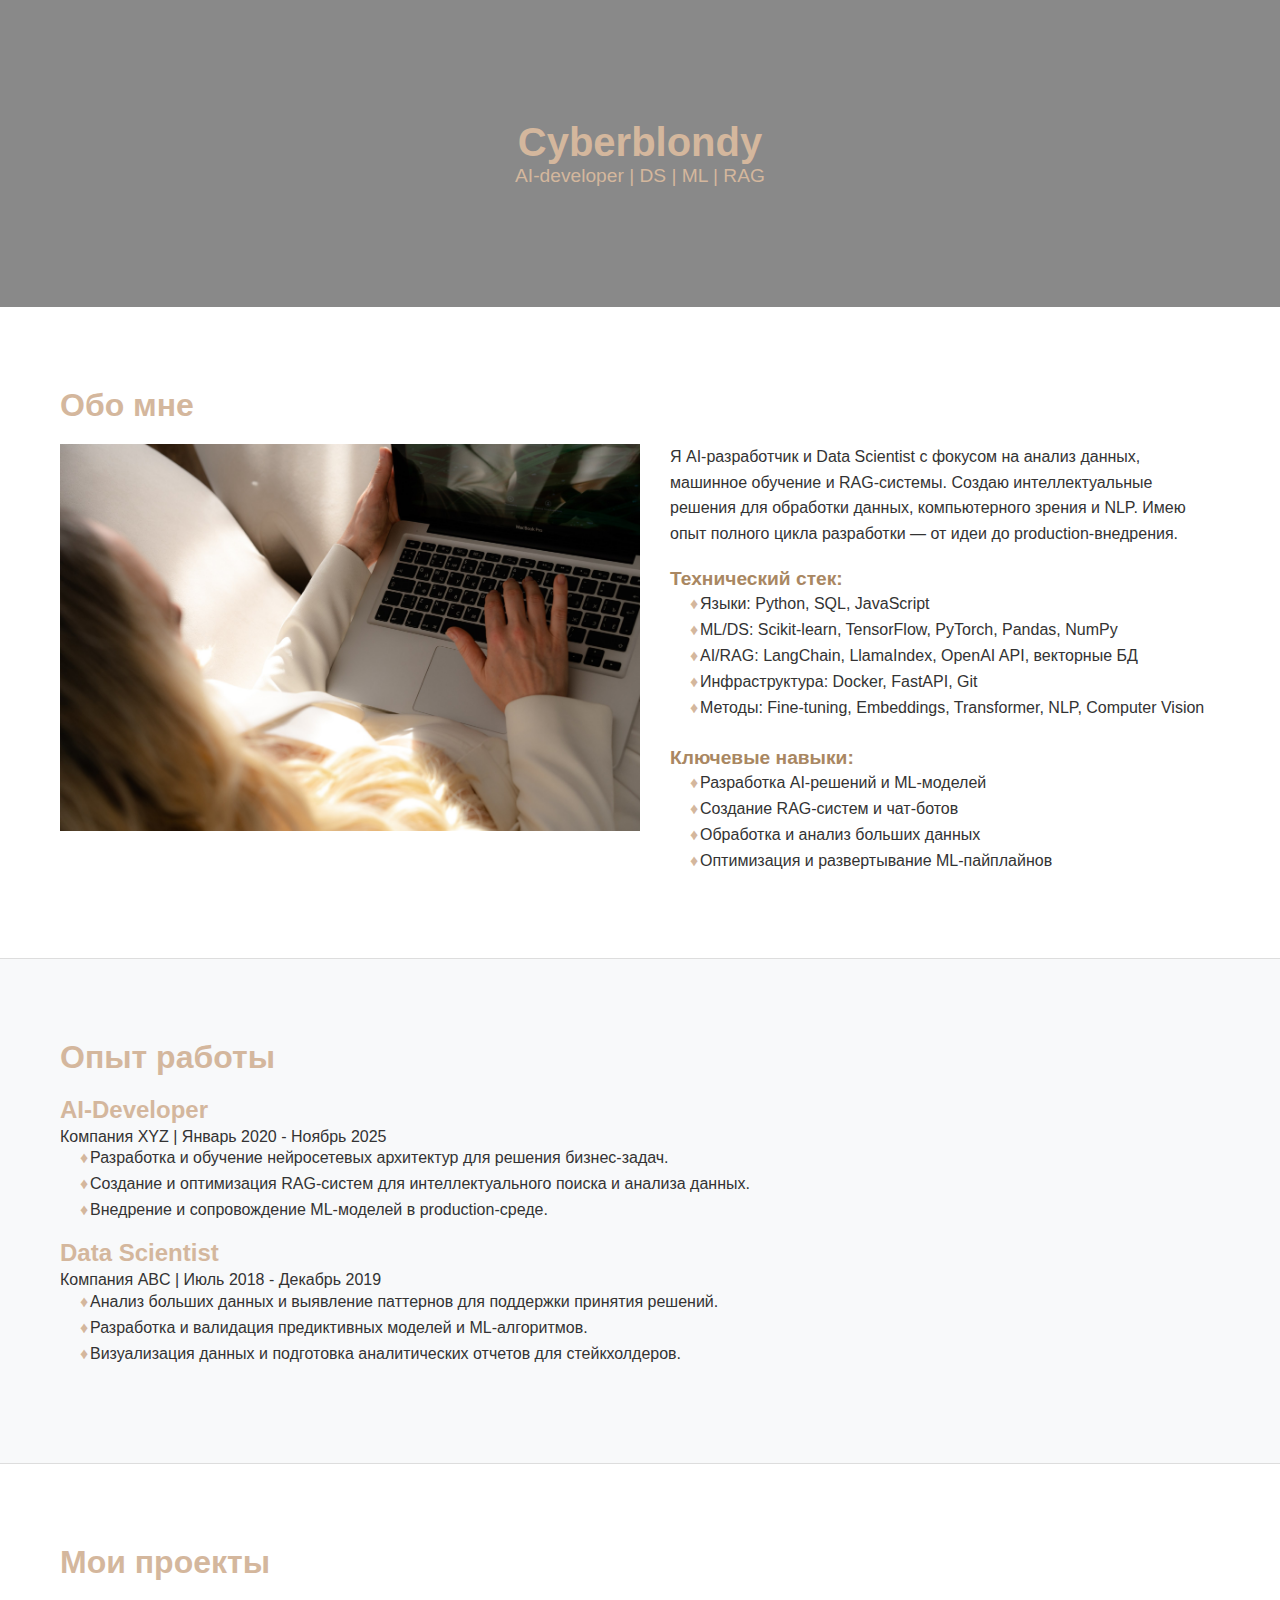
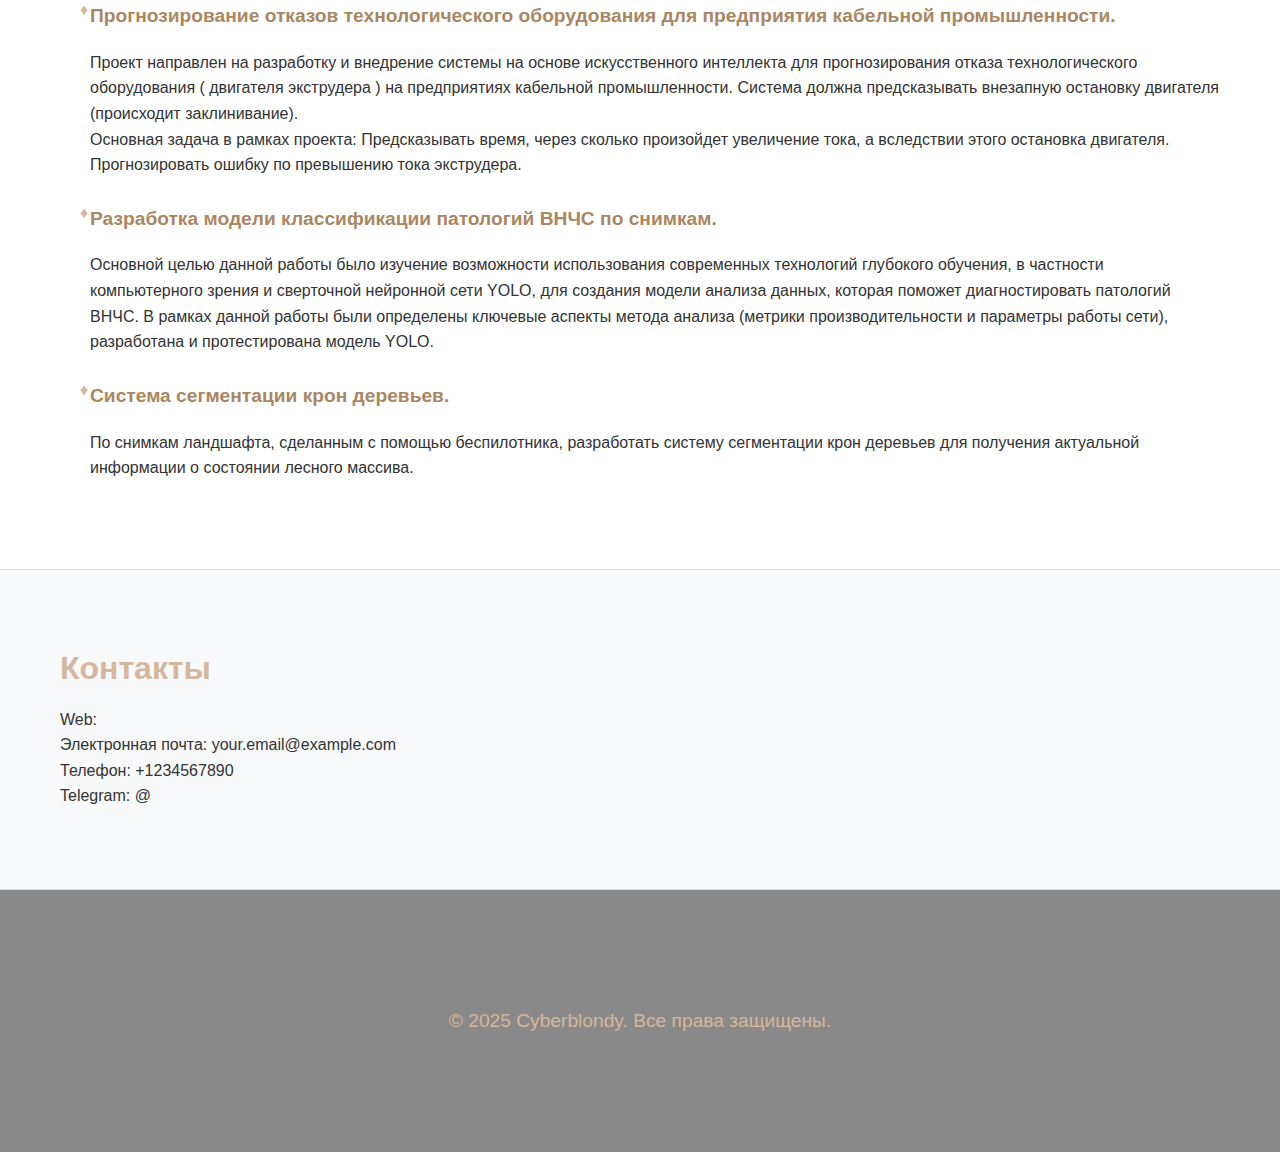
<file: index.html>
<!DOCTYPE html>
<html lang="ru">
<head>
    <meta charset="UTF-8">
    <meta name="viewport" content="width=device-width, initial-scale=1.0">
    <title>Cyberblondy- AI-developer</title>
    <link rel="stylesheet" href="main.css">
    
    <!-- Favicon -->
    <!-- Базовый favicon -->
    <link rel="icon" type="image/x-icon" href="favicon1.ico">
</head>
<body>
    <header>
        <div class="container">
            <h1>Cyberblondy</h1>
            <p>AI-developer | DS | ML | RAG </p>
        </div>
    </header>
   <section id="about">
        <div class="container">
            <h2>Обо мне</h2>
            
            <div style="display: flex; align-items: flex-start; gap: 30px; margin-top: 20px;">
                <img src="IMG_8645.JPG" alt="Фото Cybe" style="width: 50%; height: 100%; object-fit: cover;">
                <div style="flex: 1;">

            <p> Я AI-разработчик и Data Scientist с фокусом на анализ данных, машинное обучение и RAG-системы. Создаю интеллектуальные решения для обработки данных, компьютерного зрения и NLP. Имею опыт полного цикла разработки — от идеи до production-внедрения.</p><br>
           
                 <p><strong class="highlight">Технический стек:</strong><p>
                <ul>
                    <li>Языки: Python, SQL, JavaScript</li>

                    <li>ML/DS: Scikit-learn, TensorFlow, PyTorch, Pandas, NumPy</li>

                    <li>AI/RAG: LangChain, LlamaIndex, OpenAI API, векторные БД</li>

                    <li>Инфраструктура: Docker, FastAPI, Git</li>

                    <li>Методы: Fine-tuning, Embeddings, Transformer, NLP, Computer Vision</li><br>
                </ul>
                
                <p><strong class="highlight">Ключевые навыки:</strong></p>
                <ul>
                    <li>Разработка AI-решений и ML-моделей</li>

                    <li>Создание RAG-систем и чат-ботов</li>

                    <li>Обработка и анализ больших данных</li>

                    <li>Оптимизация и развертывание ML-пайплайнов</li>
                </ul>
        </div>
    </section>
    <section id="experience">
        <div class="container">
            <h2>Опыт работы</h2>
            <div class="job">
                <h3>AI-Developer</h3>
                <p>Компания XYZ | Январь 2020 - Ноябрь 2025</p>
                <ul>
                    <li>Разработка и обучение нейросетевых архитектур для решения бизнес-задач.</li>
                    <li>Создание и оптимизация RAG-систем для интеллектуального поиска и анализа данных.</li>
                    <li>Внедрение и сопровождение ML-моделей в production-среде.</li>
                </ul>
            </div>
            <div class="job">
                <h3>Data Scientist</h3>
                <p>Компания ABC | Июль 2018 - Декабрь 2019</p>
                <ul>
                    <li>Анализ больших данных и выявление паттернов для поддержки принятия решений.</li>
                    <li>Разработка и валидация предиктивных моделей и ML-алгоритмов.</li>
                    <li>Визуализация данных и подготовка аналитических отчетов для стейкхолдеров.</li>
                </ul>
            </div>
        </div>
    </section>
    <section id="projects">
        <div class="container">
            <h2>Мои проекты</h2>
             <ul>
                <li>
                    <p><strong class="highlight">Прогнозирование отказов технологического оборудования  для предприятия кабельной промышленности.</strong></p> <br>
                    <p>Проект направлен на разработку и внедрение системы на основе искусственного интеллекта для прогнозирования отказа технологического оборудования ( двигателя экструдера ) на предприятиях кабельной промышленности. Система должна предсказывать внезапную остановку двигателя (происходит заклинивание).</p>
                    <p>Основная задача в рамках проекта: Предсказывать время, через сколько произойдет увеличение тока, а вследствии этого остановка двигателя. Прогнозировать ошибку по превышению тока экструдера.</p><br>
                </li>
                <li>
                    <p><strong class="highlight">Разработка модели классификации патологий ВНЧС по снимкам.</strong></p> <br>
                    <p>Основной целью данной работы было изучение возможности использования современных технологий глубокого обучения, в частности компьютерного зрения и сверточной нейронной сети YOLO, для создания модели анализа данных, которая поможет диагностировать патологий ВНЧС. В рамках данной работы были определены ключевые аспекты метода анализа (метрики производительности и параметры работы сети), разработана и протестирована модель YOLO.</p><br>
                </li>
                <li>
                    <p><strong class="highlight">Система сегментации крон деревьев.</strong></p><br>
                    <p>По снимкам ландшафта, сделанным с помощью беспилотника, разработать систему сегментации крон деревьев для получения актуальной информации о состоянии лесного массива.</p>
                </li>

            </ul>


</div>
    </section>
    <section id="contact">
        <div class="container">
            <h2>Контакты</h2>
            <p>Web:</p>
            <p>Электронная почта: your.email@example.com</p>
            <p>Телефон: +1234567890</p>
            <p>Telegram: @</p>
        </div>
    </section>
    <footer>
        <div class="container">
            <p>&copy; 2025 Cyberblondy. Все права защищены.</p>
        </div>
    </footer>
</body>
</html>
</file>
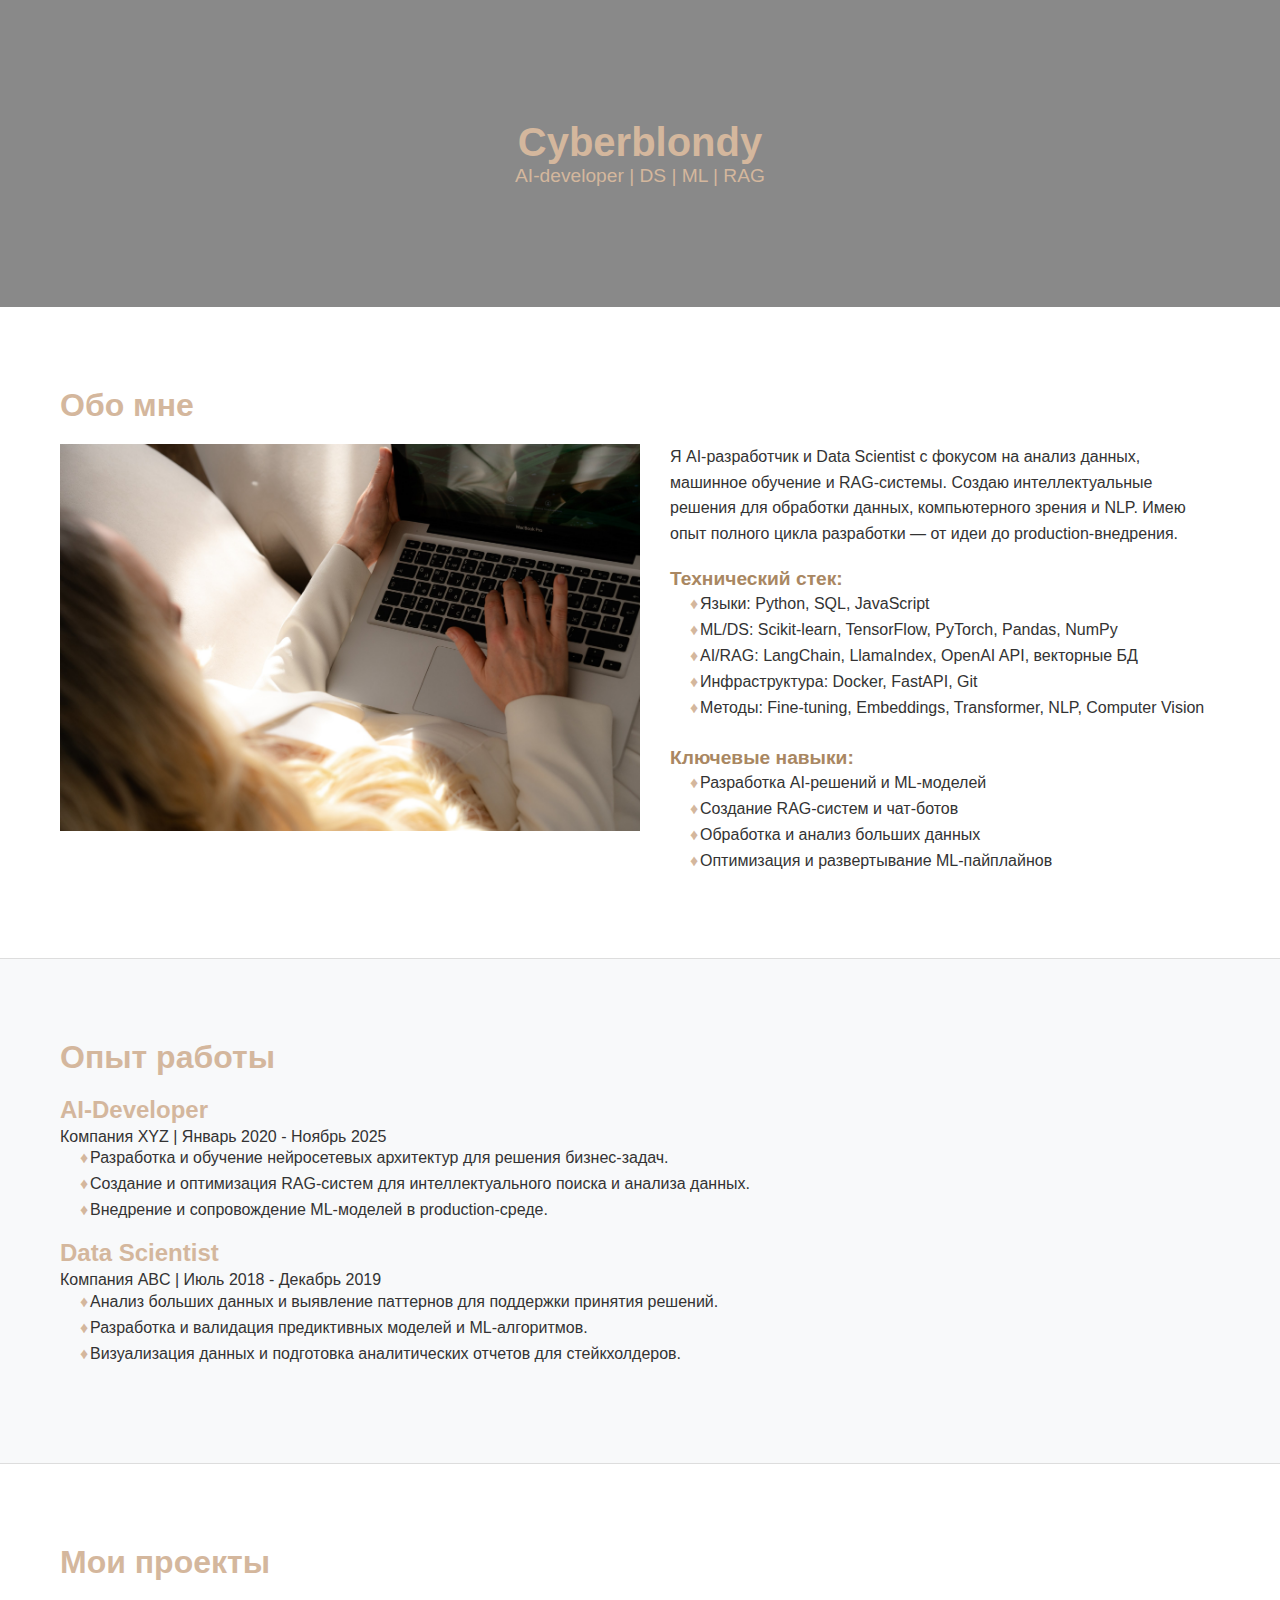
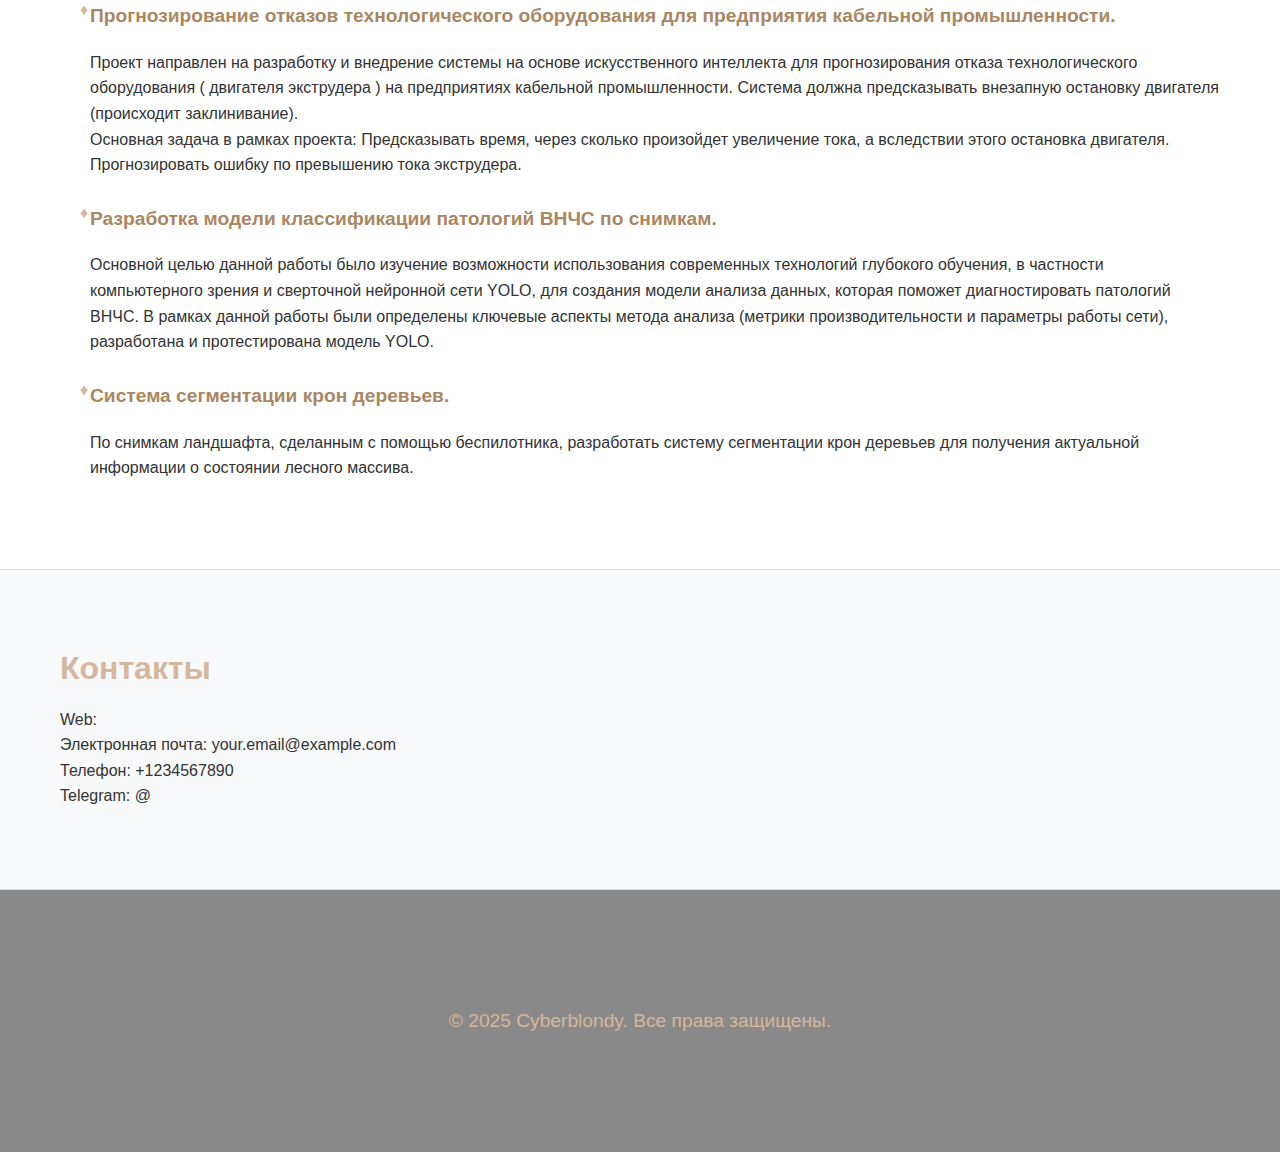
<file: mini_site/index.html>
<!DOCTYPE html>
<html lang="ru">
<head>
    <meta charset="UTF-8">
    <meta name="viewport" content="width=device-width, initial-scale=1.0">
    <title>Cyberblondy- AI-developer</title>
    <link rel="stylesheet" href="main.css">
    
    <!-- Favicon -->
    <!-- Базовый favicon -->
    <link rel="icon" type="image/x-icon" href="favicon1.ico">
</head>
<body>
    <header>
        <div class="container">
            <h1>Cyberblondy</h1>
            <p>AI-developer | DS | ML | RAG </p>
        </div>
    </header>
   <section id="about">
        <div class="container">
            <h2>Обо мне</h2>
            
            <div style="display: flex; align-items: flex-start; gap: 30px; margin-top: 20px;">
                <img src="IMG_8645.JPG" alt="Фото Cybe" style="width: 50%; height: 100%; object-fit: cover;">
                <div style="flex: 1;">

            <p> Я AI-разработчик и Data Scientist с фокусом на анализ данных, машинное обучение и RAG-системы. Создаю интеллектуальные решения для обработки данных, компьютерного зрения и NLP. Имею опыт полного цикла разработки — от идеи до production-внедрения.</p><br>
           
                 <p><strong class="highlight">Технический стек:</strong><p>
                <ul>
                    <li>Языки: Python, SQL, JavaScript</li>

                    <li>ML/DS: Scikit-learn, TensorFlow, PyTorch, Pandas, NumPy</li>

                    <li>AI/RAG: LangChain, LlamaIndex, OpenAI API, векторные БД</li>

                    <li>Инфраструктура: Docker, FastAPI, Git</li>

                    <li>Методы: Fine-tuning, Embeddings, Transformer, NLP, Computer Vision</li><br>
                </ul>
                
                <p><strong class="highlight">Ключевые навыки:</strong></p>
                <ul>
                    <li>Разработка AI-решений и ML-моделей</li>

                    <li>Создание RAG-систем и чат-ботов</li>

                    <li>Обработка и анализ больших данных</li>

                    <li>Оптимизация и развертывание ML-пайплайнов</li>
                </ul>
        </div>
    </section>
    <section id="experience">
        <div class="container">
            <h2>Опыт работы</h2>
            <div class="job">
                <h3>AI-Developer</h3>
                <p>Компания XYZ | Январь 2020 - Ноябрь 2025</p>
                <ul>
                    <li>Разработка и обучение нейросетевых архитектур для решения бизнес-задач.</li>
                    <li>Создание и оптимизация RAG-систем для интеллектуального поиска и анализа данных.</li>
                    <li>Внедрение и сопровождение ML-моделей в production-среде.</li>
                </ul>
            </div>
            <div class="job">
                <h3>Data Scientist</h3>
                <p>Компания ABC | Июль 2018 - Декабрь 2019</p>
                <ul>
                    <li>Анализ больших данных и выявление паттернов для поддержки принятия решений.</li>
                    <li>Разработка и валидация предиктивных моделей и ML-алгоритмов.</li>
                    <li>Визуализация данных и подготовка аналитических отчетов для стейкхолдеров.</li>
                </ul>
            </div>
        </div>
    </section>
    <section id="projects">
        <div class="container">
            <h2>Мои проекты</h2>
             <ul>
                <li>
                    <p><strong class="highlight">Прогнозирование отказов технологического оборудования  для предприятия кабельной промышленности.</strong></p> <br>
                    <p>Проект направлен на разработку и внедрение системы на основе искусственного интеллекта для прогнозирования отказа технологического оборудования ( двигателя экструдера ) на предприятиях кабельной промышленности. Система должна предсказывать внезапную остановку двигателя (происходит заклинивание).</p>
                    <p>Основная задача в рамках проекта: Предсказывать время, через сколько произойдет увеличение тока, а вследствии этого остановка двигателя. Прогнозировать ошибку по превышению тока экструдера.</p><br>
                </li>
                <li>
                    <p><strong class="highlight">Разработка модели классификации патологий ВНЧС по снимкам.</strong></p> <br>
                    <p>Основной целью данной работы было изучение возможности использования современных технологий глубокого обучения, в частности компьютерного зрения и сверточной нейронной сети YOLO, для создания модели анализа данных, которая поможет диагностировать патологий ВНЧС. В рамках данной работы были определены ключевые аспекты метода анализа (метрики производительности и параметры работы сети), разработана и протестирована модель YOLO.</p><br>
                </li>
                <li>
                    <p><strong class="highlight">Система сегментации крон деревьев.</strong></p><br>
                    <p>По снимкам ландшафта, сделанным с помощью беспилотника, разработать систему сегментации крон деревьев для получения актуальной информации о состоянии лесного массива.</p>
                </li>

            </ul>


</div>
    </section>
    <section id="contact">
        <div class="container">
            <h2>Контакты</h2>
            <p>Web:</p>
            <p>Электронная почта: your.email@example.com</p>
            <p>Телефон: +1234567890</p>
            <p>Telegram: @</p>
        </div>
    </section>
    <footer>
        <div class="container">
            <p>&copy; 2025 Cyberblondy. Все права защищены.</p>
        </div>
    </footer>
</body>
</html>
</file>
<file: main.css>
body, h1, h2, h3, p, ul {
  margin: 0;
  padding: 0;
  box-sizing: border-box;
}

body {
  font-family: 'Montserrat', sans-serif;
  color: #333;
  background-color: #f5f5f5;
}

.container {
  max-width: 1200px;
  margin: 0 auto;
  padding: 60px;
}

header {
  background-color: #898989;
  color: #d4b79d;
  padding: 60px;
  text-align: center;
}

header h1 {
  font-size: 2.5rem;
}

header p {
  font-size: 1.2rem;
}

footer {
  background-color: #898989;
  color: #d4b79d;
  padding: 60px;
  text-align: center;
}

footer p {
  font-size: 1.2rem;
}

section {
  padding: 20px 0;
  background-color: #fff;;
  border-bottom: 1px solid #ddd;
}

#experience {
    background-color: #f8f9fa; /* Светло-серый */
}

#contact {
    background-color: #f8f9fa; /* Светло-серый */
}

.highlight {
    color: #a98762; 
    font-weight: bold;
     font-size: 1.2rem;
}

section h2 {
  font-size: 2rem;
  color: #d4b79d;
  margin-bottom: 20px;
}

section p {
  font-size: 1rem;
  line-height: 1.6;
}

section .job {
  margin-bottom: 20px;
}

section .job h3 {
  font-size: 1.5rem;
  color: #d4b79d;
}

/*section .job ul {
  list-style: disc;
  margin-left: 20px;
}

section .job ul {
  list-style: none;
  margin-left: 20px;
}

section .job ul li {
  position: relative;
  padding-left: 10px;
  margin-bottom: 8px;
}

section .job ul li::before {
  content: "♦"; /* Заполненный ромб 
  color: #d4b79d;}
*/

/* Для всех списков на странице */
ul {
  list-style: none;
  margin-left: 20px;
}

ul li {
  position: relative;
  padding-left: 10px;
  margin-bottom: 8px;
}

ul li::before {
  content: "♦"; /* Заполненный ромб */
  color: #d4b79d; /* Цвет как у заголовков */
  font-weight: bold;
  position: absolute;
  left: 0;
  top: 0;
}


.button {
  background-color: #3498db;
  color: #fff;
  border: none;
  padding: 10px 20px;
  border-radius: 5px;
  cursor: pointer;
  font-family: 'Montserrat', sans-serif;
  transition: background-color 0.3s ease;
  display: inline-block;
  margin: 20px;
}

.button:hover {
  background-color: #217dbb;
}

body {
  box-sizing: border-box;
  margin: 0;
}
</file>
<file: mini_site/main.css>
body, h1, h2, h3, p, ul {
  margin: 0;
  padding: 0;
  box-sizing: border-box;
}

body {
  font-family: 'Montserrat', sans-serif;
  color: #333;
  background-color: #f5f5f5;
}

.container {
  max-width: 1200px;
  margin: 0 auto;
  padding: 60px;
}

header {
  background-color: #898989;
  color: #d4b79d;
  padding: 60px;
  text-align: center;
}

header h1 {
  font-size: 2.5rem;
}

header p {
  font-size: 1.2rem;
}

footer {
  background-color: #898989;
  color: #d4b79d;
  padding: 60px;
  text-align: center;
}

footer p {
  font-size: 1.2rem;
}

section {
  padding: 20px 0;
  background-color: #fff;;
  border-bottom: 1px solid #ddd;
}

#experience {
    background-color: #f8f9fa; /* Светло-серый */
}

#contact {
    background-color: #f8f9fa; /* Светло-серый */
}

.highlight {
    color: #a98762; 
    font-weight: bold;
     font-size: 1.2rem;
}

section h2 {
  font-size: 2rem;
  color: #d4b79d;
  margin-bottom: 20px;
}

section p {
  font-size: 1rem;
  line-height: 1.6;
}

section .job {
  margin-bottom: 20px;
}

section .job h3 {
  font-size: 1.5rem;
  color: #d4b79d;
}

/*section .job ul {
  list-style: disc;
  margin-left: 20px;
}

section .job ul {
  list-style: none;
  margin-left: 20px;
}

section .job ul li {
  position: relative;
  padding-left: 10px;
  margin-bottom: 8px;
}

section .job ul li::before {
  content: "♦"; /* Заполненный ромб 
  color: #d4b79d;}
*/

/* Для всех списков на странице */
ul {
  list-style: none;
  margin-left: 20px;
}

ul li {
  position: relative;
  padding-left: 10px;
  margin-bottom: 8px;
}

ul li::before {
  content: "♦"; /* Заполненный ромб */
  color: #d4b79d; /* Цвет как у заголовков */
  font-weight: bold;
  position: absolute;
  left: 0;
  top: 0;
}


.button {
  background-color: #3498db;
  color: #fff;
  border: none;
  padding: 10px 20px;
  border-radius: 5px;
  cursor: pointer;
  font-family: 'Montserrat', sans-serif;
  transition: background-color 0.3s ease;
  display: inline-block;
  margin: 20px;
}

.button:hover {
  background-color: #217dbb;
}

body {
  box-sizing: border-box;
  margin: 0;
}
</file>
